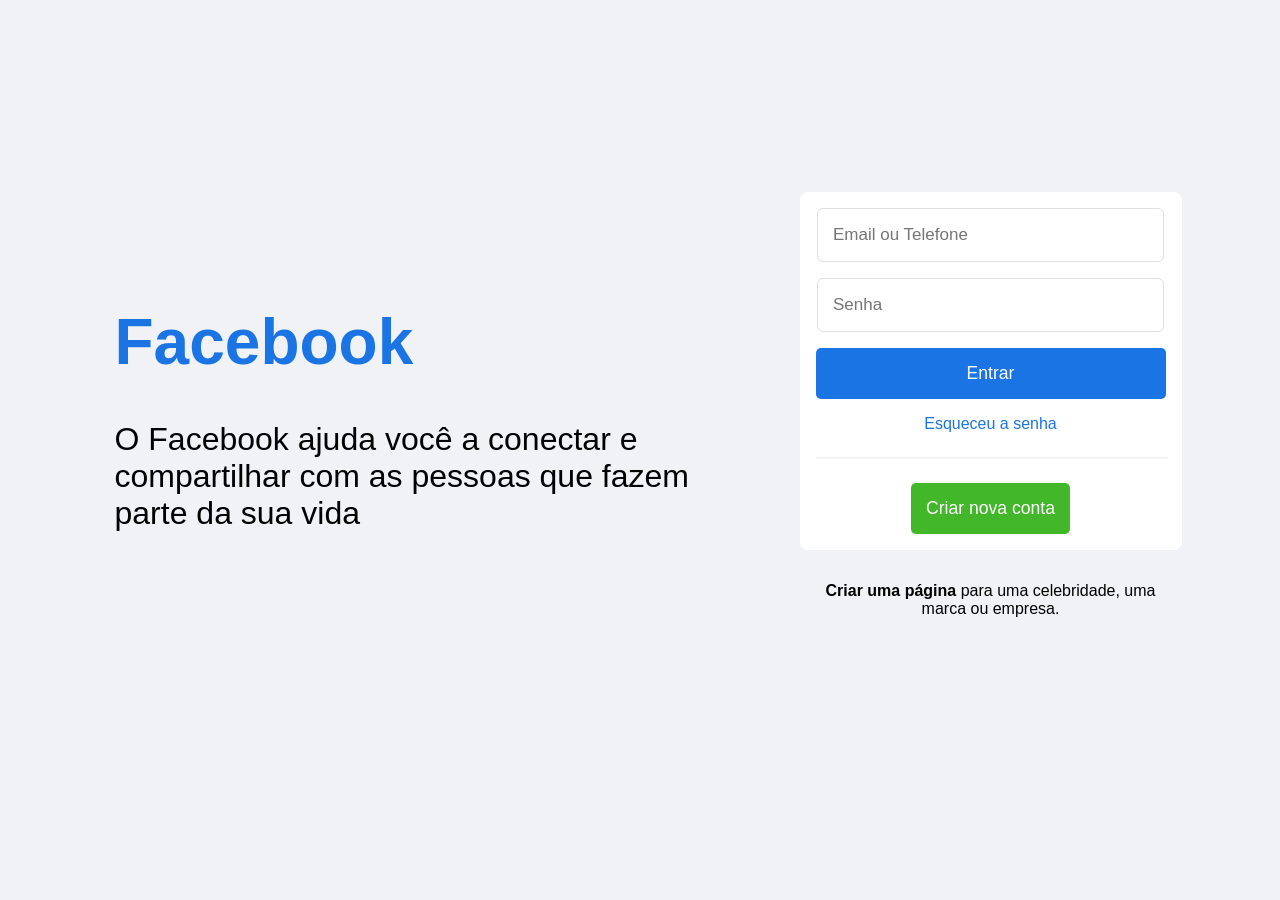
<file: index.html>
<!DOCTYPE html>
<html lang="en">
<head>
    <meta charset="UTF-8">
    <meta name="viewport" content="width=device-width, initial-scale=1.0">
    <title>Facebook - faça Login </title>
    <link rel="stylesheet" href="estilo/style.css">
    <link rel="shortcut icon" href="Facebook_Logo_Primary.png" type="image/x-icon">
</head>
<body>
    <div class="content">
        <div class="content-info">
            <h1>Facebook</h1>
            <h3>O Facebook ajuda você a conectar e compartilhar com as pessoas que fazem parte da sua vida</h3>
        </div>
        <div class="content-login">
          <form id="login" class="content-login-box" >
             <input id="usuario" type="text" class="inputs" placeholder="Email ou Telefone">
             <input id="senha" type="password" class="inputs" placeholder="Senha">
             <button class="btn btn-enter">Entrar</button>
             <a href="#" class="fogot-password">Esqueceu a senha</a>
             <hr>
             <button type="button" id="btn" class="btn btn-criate-account">Criar nova conta</button>
          </form>
          <p><strong>Criar uma página </strong> para uma celebridade, uma marca ou empresa. </p>
        </div>
    </div>
    <script src="js/controlo.js"></script>
</body>
</html>
</file>
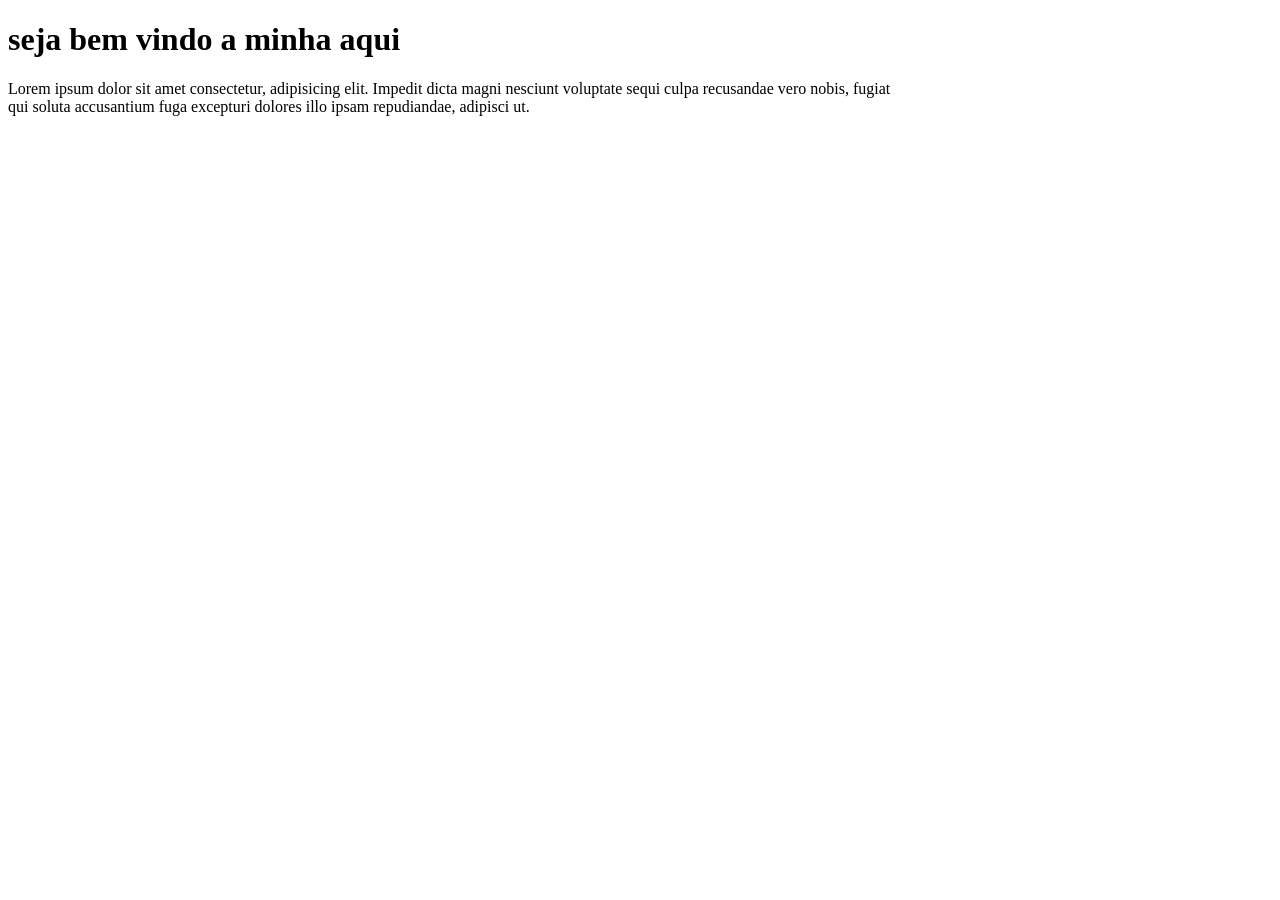
<file: home.html>
<!DOCTYPE html>
<html lang="en">
<head>
    <meta charset="UTF-8">
    <meta name="viewport" content="width=device-width, initial-scale=1.0">
    <link rel="shortcut icon" href="Facebook_Logo_Primary.png" type="image/x-icon">
    <title>Facebook</title>
</head>
<body>
    <h1>seja bem vindo a minha aqui</h1>
    <p>Lorem ipsum dolor sit amet consectetur, adipisicing elit. Impedit dicta magni nesciunt voluptate sequi culpa recusandae vero nobis, fugiat <br> qui soluta accusantium fuga excepturi dolores illo ipsam repudiandae, adipisci ut.</p>
</body>
</html>
</file>
<file: estilo/style.css>
:root{
    --color-white: white;
    --color-gray:#f0f2f5;
    --color-gray2:#dddfe2;
    --color-dark: #1d2129;
    --color-blue: #1b74e4;
     --color-blue2: #166fe5;
     --color-green: #42b72a;
     --color-green2: #36a420;
     


}

body{
    font-family: Arial, Helvetica, sans-serif;
    background-color: var(--color-gray);
    display: flex;
    justify-content: center;
    align-items: center;
    height: 90vh;
}
.content{
   
    display: flex;
    justify-content: space-around;
    align-items: center;
    flex-wrap: wrap;
    width: 90vw;
}

.content-info{
    width: 600px;
}

.content-login{
    width: 350px;
    display: flex;
    flex-direction: column;
    align-items: center;
    gap: 1rem;
   
}
.content-login-box{
    background-color: var(--color-white);
    display: flex;
    flex-direction: column;
    align-items: center;
    gap: 1rem;
    padding: 1rem;
    width: 100%;
    border-radius: 8px;
    box-shadow: rgb(0, 0, 0 / 10% ) 0px 2px 4px, rgb(0, 0, 0 / 10% ) 0px 8px 16px;

}
.inputs{
    padding: 15px;
    height: 22px;
    border-radius: 6px;
    border: 1px solid var(--color-gray2);
    outline: none;
    width: 90%;
    font-size: 17px;
    color: var(--color-dark);
}

.inputs:focus{
    border-color: var(--color-blue);
    box-shadow: 0 0 0 2px var(--color-gray2);
}

.btn{
    padding: 15px;
    border: none;
    color: var(--color-white);
    border-radius: 5px;
    width: 100%;
    font-size: 1.1rem;
    transition: .2s;
}
a{
    color: var(--color-blue);
    text-decoration: none;
    cursor: pointer;
}
 a:hover{
    text-decoration: underline;
 }
 hr{
    width: 100%;
    border: 1px solid var(--color-gray);
 }
 
 p{
    text-align: center;
 }
 
 .btn-enter{
    background-color: var(--color-blue) ;
    
}

.btn-enter:hover{
     background-color: var(--color-blue2);
}

 .btn-criate-account{
    background-color: var(--color-green) ;
    width: auto;
 }

  .btn-criate-account:hover{
    background-color: var(--color-green2) ;
  }

  h1{
    color: var(--color-blue);
    font-size: 4rem;
  }

  h3{
    font-size: 2rem;
    font-weight: 500;
  }
</file>
